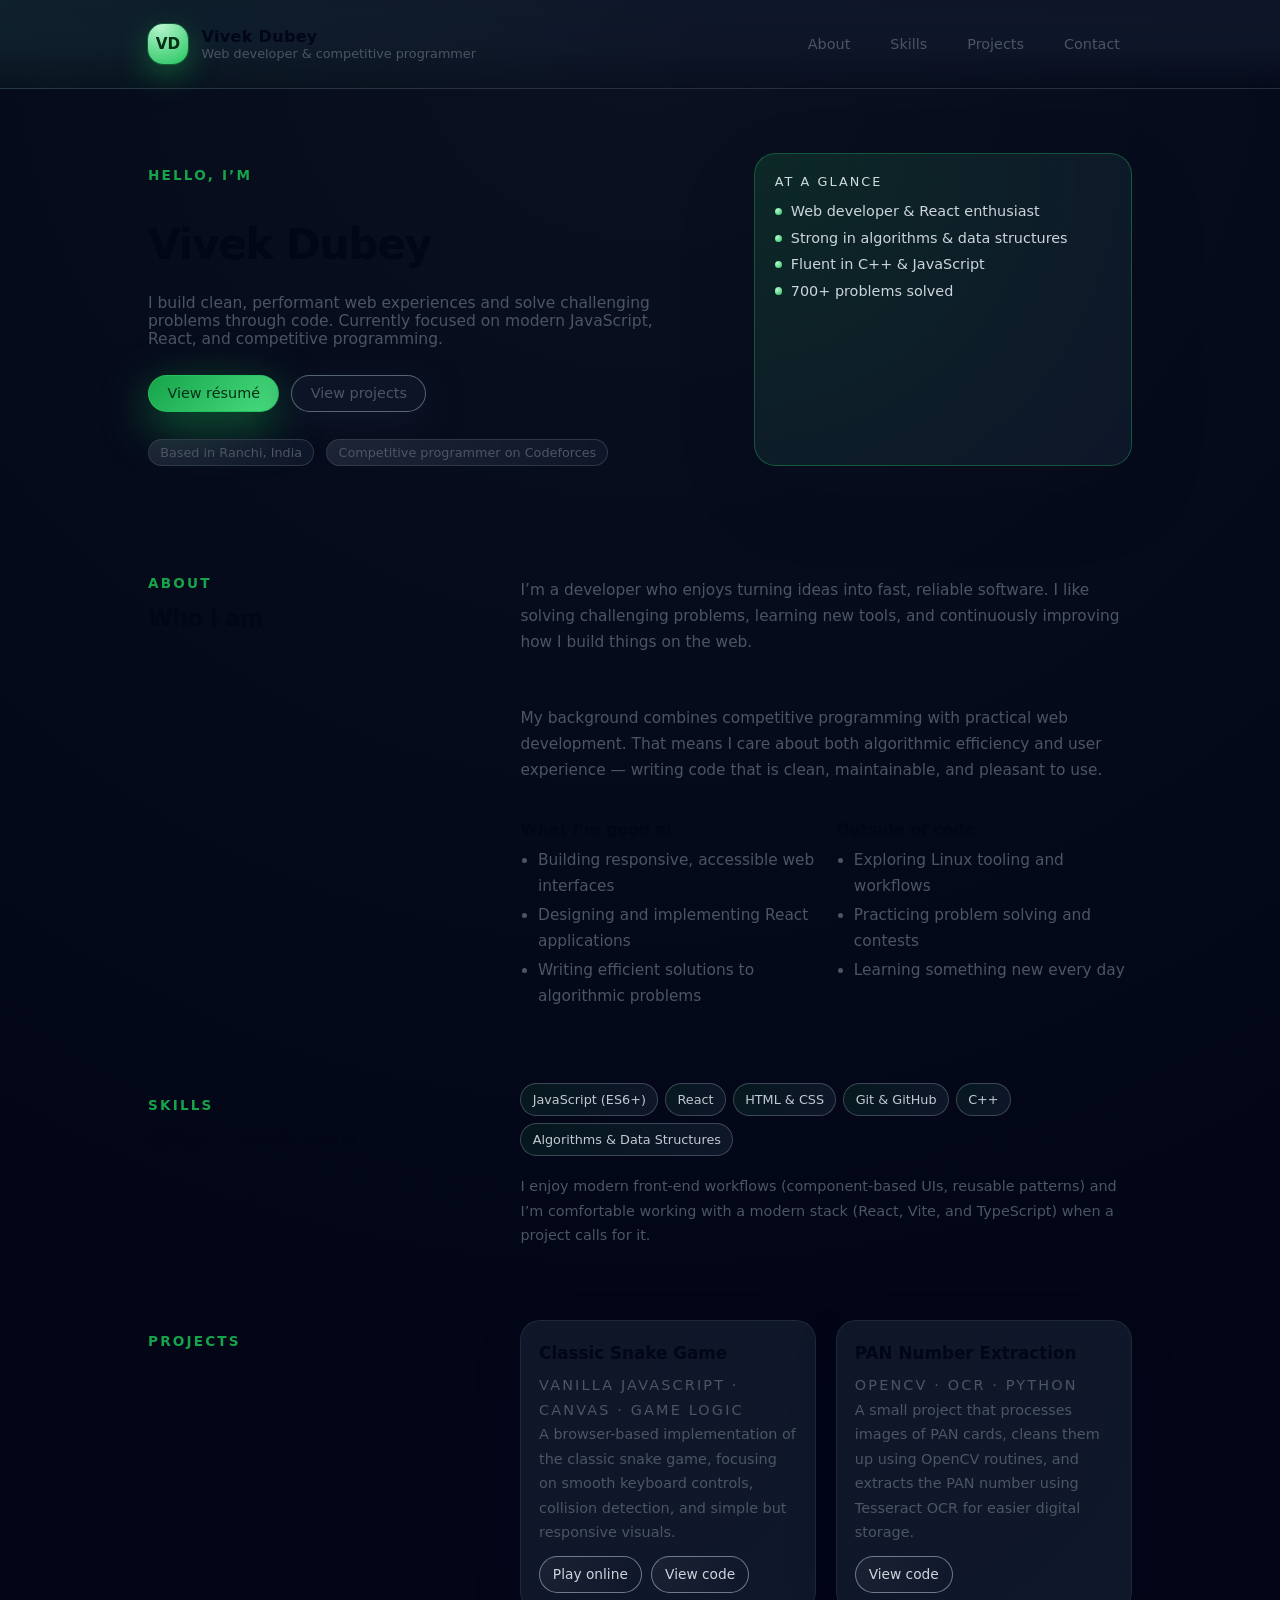
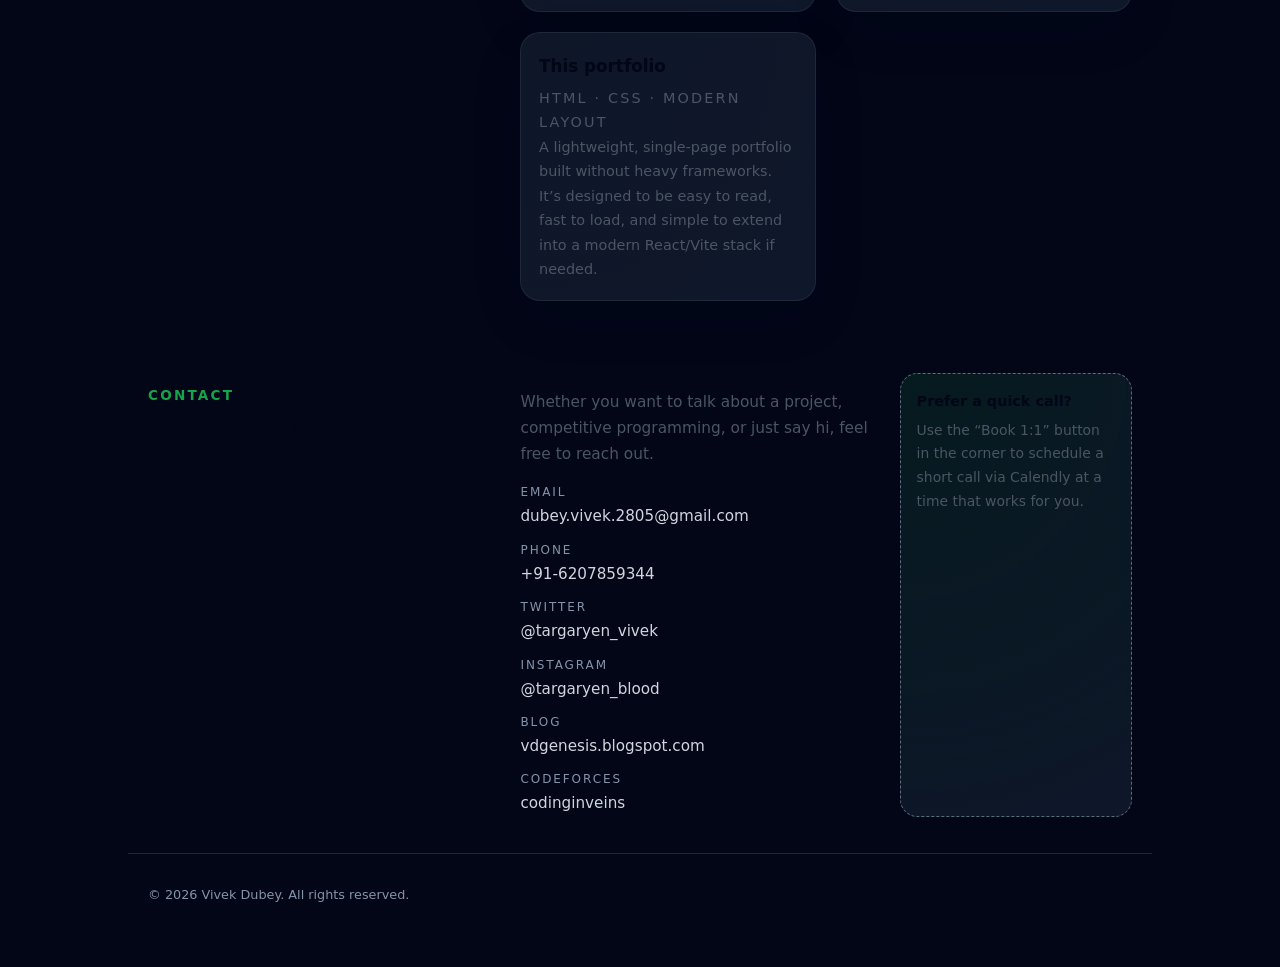
<file: index.html>
<!DOCTYPE html>
<html lang="en">
  <head>
    <meta charset="utf-8" />
    <meta name="viewport" content="width=device-width, initial-scale=1" />
    <title>Vivek Dubey — Portfolio</title>
    <link rel="preconnect" href="https://fonts.googleapis.com" />
    <link rel="preconnect" href="https://fonts.gstatic.com" crossorigin />
    <link href="https://fonts.googleapis.com/css2?family=Inter:wght@300;400;500;600;700&display=swap" rel="stylesheet" />
    <link rel="stylesheet" href="css/style.css" />
  </head>
  <body>
    <!-- Calendly badge widget begin -->
    <link href="https://assets.calendly.com/assets/external/widget.css" rel="stylesheet" />
    <script src="https://assets.calendly.com/assets/external/widget.js" type="text/javascript" async></script>
    <script type="text/javascript">
      window.onload = function () {
        Calendly.initBadgeWidget({
          url: 'https://calendly.com/vd28/1-1-with-vivek?background_color=0b1120&text_color=f9fafb',
          text: 'Book 1:1',
          color: '#22c55e',
          textColor: '#f9fafb',
          branding: undefined,
        });
      };
    </script>
    <!-- Calendly badge widget end -->

    <div class="page-root">
      <header class="site-header">
        <div class="shell">
          <div class="site-header-inner">
            <a href="#top" class="brand">
              <div class="brand-avatar" aria-hidden="true">VD</div>
              <span class="brand-text">
                <span class="brand-name">Vivek Dubey</span>
                <span class="brand-tagline">Web developer & competitive programmer</span>
              </span>
            </a>
            <nav class="site-nav" aria-label="Main">
              <a href="#about">About</a>
              <a href="#skills">Skills</a>
              <a href="#projects">Projects</a>
              <a href="#contact">Contact</a>
            </nav>
          </div>
        </div>
      </header>

      <main id="top">
        <section class="hero">
          <div class="shell hero-grid">
            <div class="hero-main">
              <p class="eyebrow">Hello, I’m</p>
              <h1 class="hero-title">Vivek Dubey</h1>
              <p class="hero-subtitle">
                I build clean, performant web experiences and solve challenging problems through code. Currently focused on
                modern JavaScript, React, and competitive programming.
              </p>
              <div class="hero-actions">
                <a
                  class="btn primary"
                  href="https://drive.google.com/open?id=10QFFX3gL7yBlkDbKaCJt-0dmGSz02rTR"
                  target="_blank"
                  rel="noreferrer"
                  >View résumé</a
                >
                <a class="btn ghost" href="#projects">View projects</a>
              </div>
              <div class="hero-meta">
                <span>Based in Ranchi, India</span>
                <span>Competitive programmer on <a href="https://codeforces.com/profile/codinginveins">Codeforces</a></span>
              </div>
            </div>
            <aside class="hero-card" aria-label="Quick profile">
              <div class="hero-card-inner">
                <p class="hero-card-title">At a glance</p>
                <ul class="hero-list">
                  <li><span class="dot"></span>Web developer & React enthusiast</li>
                  <li><span class="dot"></span>Strong in algorithms & data structures</li>
                  <li><span class="dot"></span>Fluent in C++ & JavaScript</li>
                  <li><span class="dot"></span>700+ problems solved</li>
                </ul>
              </div>
            </aside>
          </div>
        </section>

        <section id="about" class="section">
          <div class="shell section-grid">
            <div class="section-heading">
              <p class="eyebrow">About</p>
              <h2>Who I am</h2>
            </div>
            <div class="section-body">
              <p>
                I’m a developer who enjoys turning ideas into fast, reliable software. I like solving challenging problems,
                learning new tools, and continuously improving how I build things on the web.
              </p>
              <p>
                My background combines competitive programming with practical web development. That means I care about both
                algorithmic efficiency and user experience — writing code that is clean, maintainable, and pleasant to use.
              </p>
              <div class="info-grid">
                <div>
                  <h3>What I’m good at</h3>
                  <ul>
                    <li>Building responsive, accessible web interfaces</li>
                    <li>Designing and implementing React applications</li>
                    <li>Writing efficient solutions to algorithmic problems</li>
                  </ul>
                </div>
                <div>
                  <h3>Outside of code</h3>
                  <ul>
                    <li>Exploring Linux tooling and workflows</li>
                    <li>Practicing problem solving and contests</li>
                    <li>Learning something new every day</li>
                  </ul>
                </div>
              </div>
            </div>
          </div>
        </section>

        <section id="skills" class="section">
          <div class="shell section-grid">
            <div class="section-heading">
              <p class="eyebrow">Skills</p>
              <h2>What I work with</h2>
            </div>
            <div class="section-body">
              <div class="pill-group">
                <span class="pill">JavaScript (ES6+)</span>
                <span class="pill">React</span>
                <span class="pill">HTML & CSS</span>
                <span class="pill">Git & GitHub</span>
                <span class="pill">C++</span>
                <span class="pill">Algorithms & Data Structures</span>
              </div>
              <p class="section-note">
                I enjoy modern front-end workflows (component-based UIs, reusable patterns) and I’m comfortable working with a
                modern stack (React, Vite, and TypeScript) when a project calls for it.
              </p>
            </div>
          </div>
        </section>

        <section id="projects" class="section">
          <div class="shell section-grid">
            <div class="section-heading">
              <p class="eyebrow">Projects</p>
              <h2>Selected work</h2>
            </div>
            <div class="section-body projects-grid">
              <article class="card">
                <h3 class="card-title">Classic Snake Game</h3>
                <p class="card-meta">Vanilla JavaScript · Canvas · Game logic</p>
                <p>
                  A browser-based implementation of the classic snake game, focusing on smooth keyboard controls, collision
                  detection, and simple but responsive visuals.
                </p>
                <div class="card-actions">
                  <a href="https://vd-07.github.io/snake-game/" target="_blank" rel="noreferrer">Play online</a>
                  <a href="https://github.com/vd-07/snake-game" target="_blank" rel="noreferrer">View code</a>
                </div>
              </article>

              <article class="card">
                <h3 class="card-title">PAN Number Extraction</h3>
                <p class="card-meta">OpenCV · OCR · Python</p>
                <p>
                  A small project that processes images of PAN cards, cleans them up using OpenCV routines, and extracts the
                  PAN number using Tesseract OCR for easier digital storage.
                </p>
                <div class="card-actions">
                  <a href="https://github.com/vd-07/Pan-Number-Extraction" target="_blank" rel="noreferrer">View code</a>
                </div>
              </article>

              <article class="card">
                <h3 class="card-title">This portfolio</h3>
                <p class="card-meta">HTML · CSS · Modern layout</p>
                <p>
                  A lightweight, single-page portfolio built without heavy frameworks. It’s designed to be easy to read,
                  fast to load, and simple to extend into a modern React/Vite stack if needed.
                </p>
              </article>
            </div>
          </div>
        </section>

        <section id="contact" class="section section-contact">
          <div class="shell section-grid">
            <div class="section-heading">
              <p class="eyebrow">Contact</p>
              <h2>Let’s get in touch</h2>
            </div>
            <div class="section-body contact-grid">
              <div class="contact-main">
                <p>
                  Whether you want to talk about a project, competitive programming, or just say hi, feel free to reach out.
                </p>
                <ul class="contact-list">
                  <li>
                    <span class="label">Email</span>
                    <a href="mailto:dubey.vivek.2805@gmail.com">dubey.vivek.2805@gmail.com</a>
                  </li>
                  <li>
                    <span class="label">Phone</span>
                    <a href="tel:+916207859344">+91-6207859344</a>
                  </li>
                  <li>
                    <span class="label">Twitter</span>
                    <a href="https://twitter.com/targaryen_vivek" target="_blank" rel="noreferrer">@targaryen_vivek</a>
                  </li>
                  <li>
                    <span class="label">Instagram</span>
                    <a href="https://www.instagram.com/targaryen_blood/" target="_blank" rel="noreferrer">@targaryen_blood</a>
                  </li>
                  <li>
                    <span class="label">Blog</span>
                    <a href="https://www.vdgenesis.blogspot.com" target="_blank" rel="noreferrer">vdgenesis.blogspot.com</a>
                  </li>
                  <li>
                    <span class="label">Codeforces</span>
                    <a href="https://codeforces.com/profile/codinginveins" target="_blank" rel="noreferrer">codinginveins</a>
                  </li>
                </ul>
              </div>
              <div class="contact-note">
                <p class="contact-note-title">Prefer a quick call?</p>
                <p class="contact-note-body">
                  Use the “Book 1:1” button in the corner to schedule a short call via Calendly at a time that works for you.
                </p>
              </div>
            </div>
          </div>
        </section>
      </main>

      <footer class="site-footer">
        <div class="shell site-footer-inner">
          <p>© <span id="year"></span> Vivek Dubey. All rights reserved.</p>
        </div>
      </footer>
    </div>

    <script>
      // keep the footer year up to date without extra libraries
      document.getElementById('year').textContent = new Date().getFullYear();
    </script>
  </body>
</html>
</file>
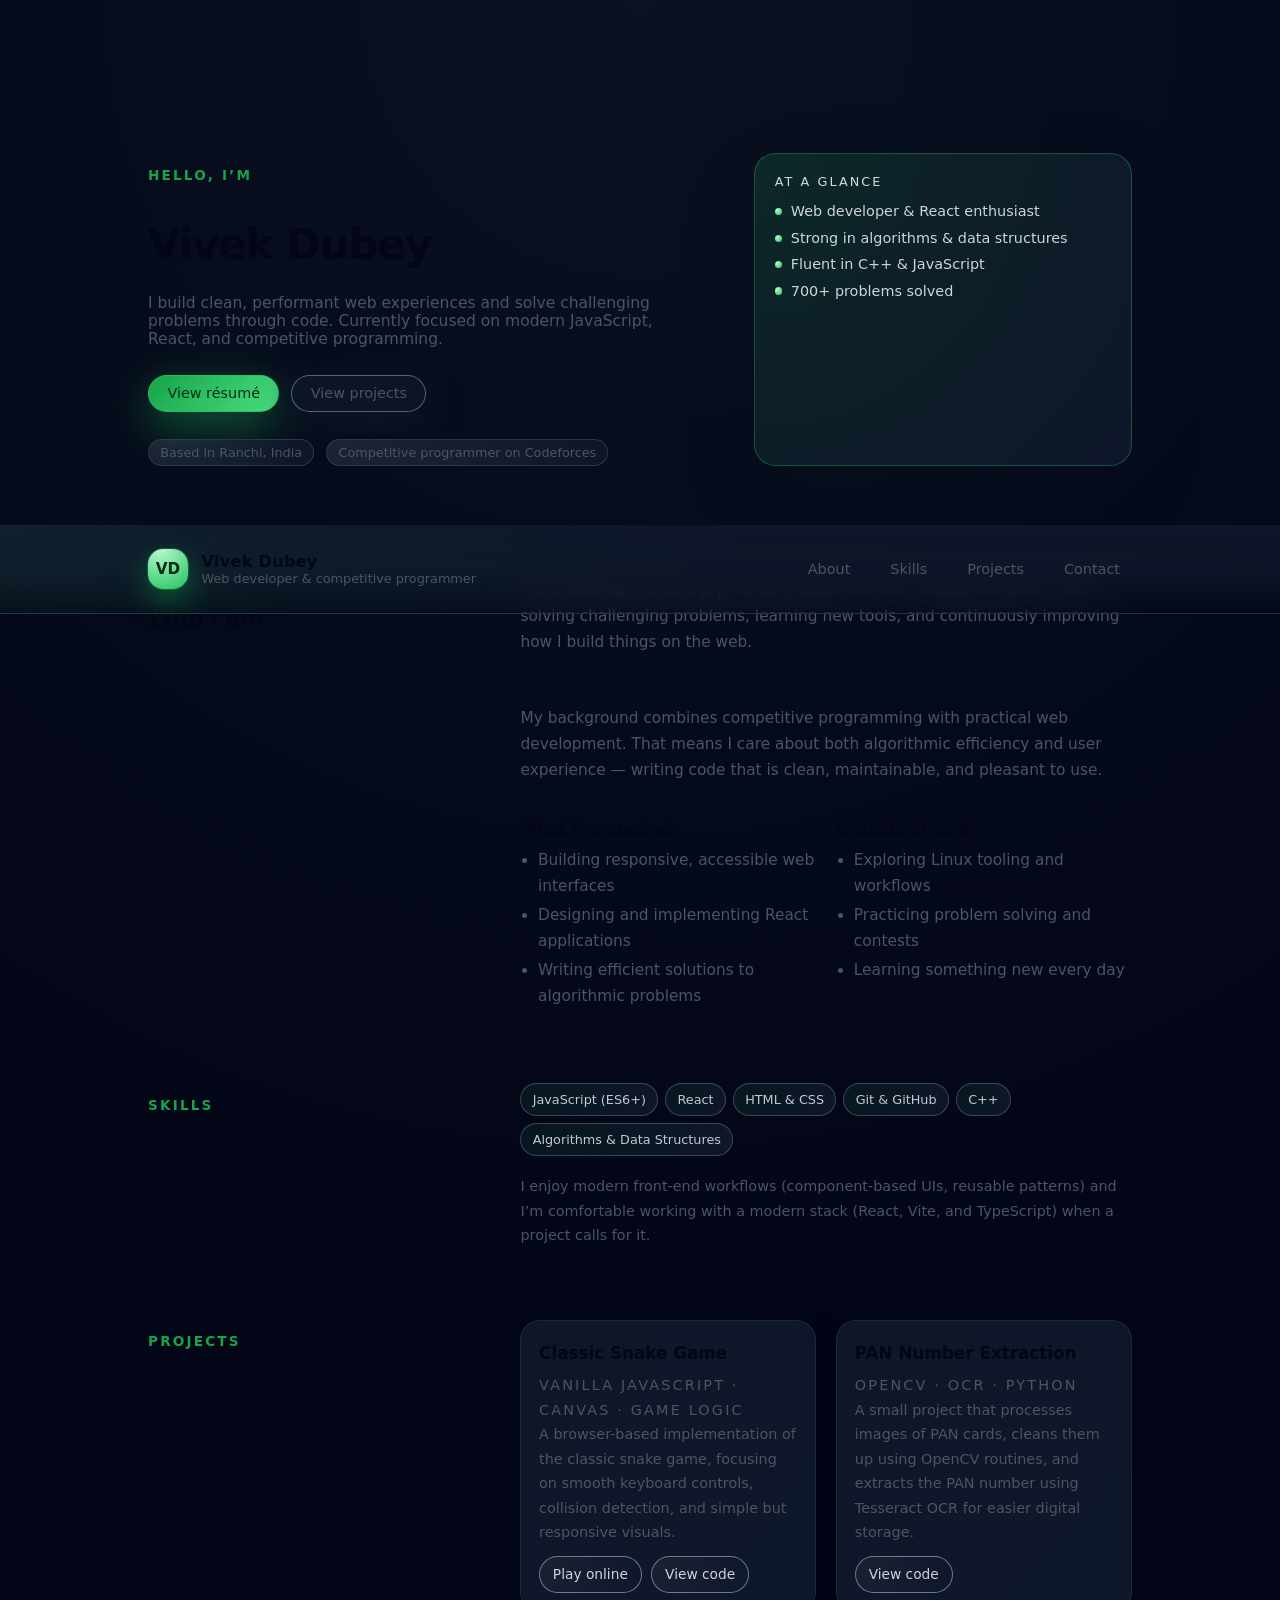
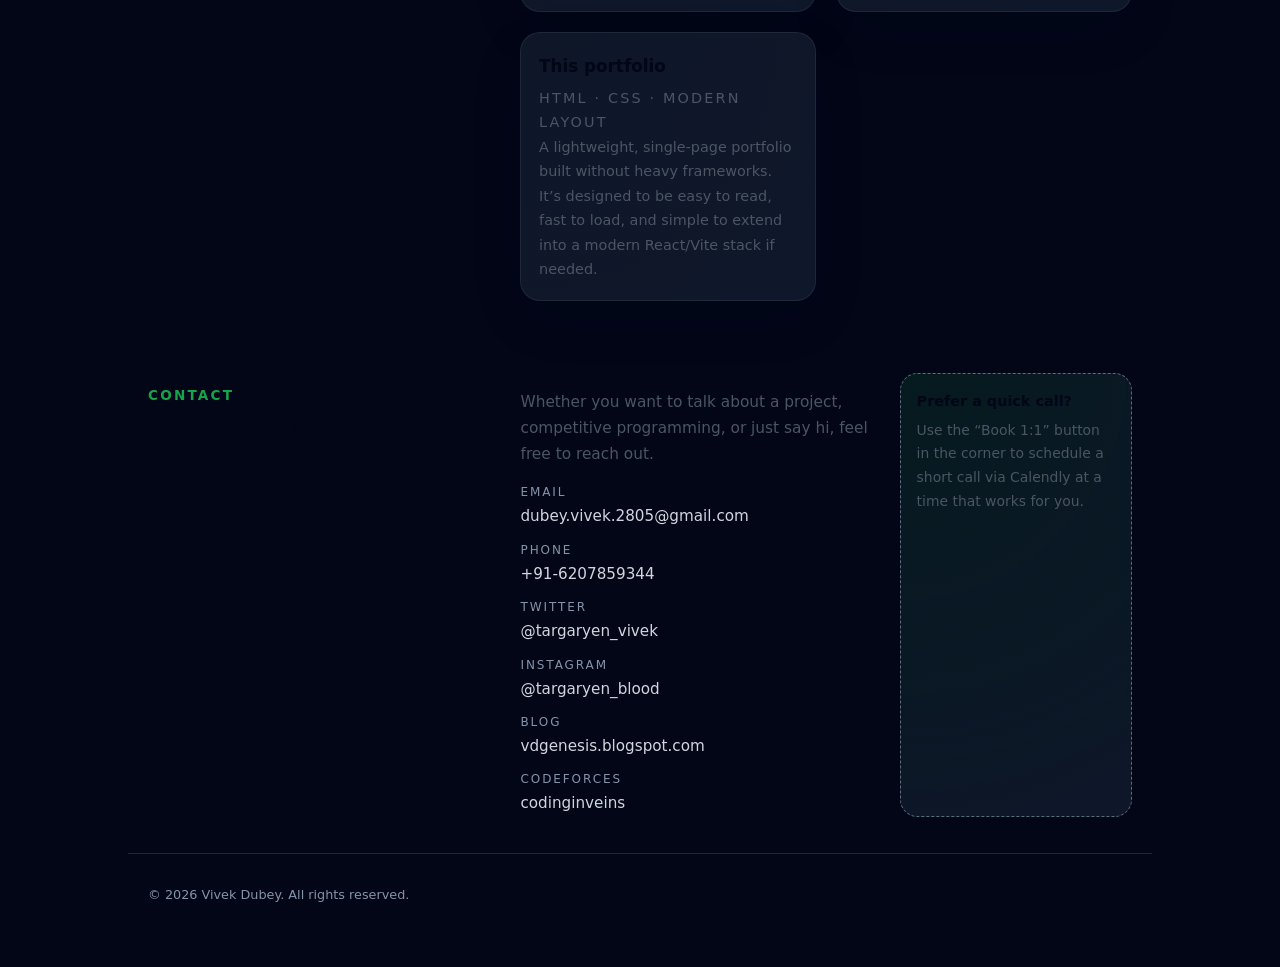
<file: about.html>
<!DOCTYPE html>
<html lang="en">
  <head>
    <meta charset="utf-8" />
    <meta name="viewport" content="width=device-width, initial-scale=1" />
    <title>About — Vivek Dubey</title>
    <meta http-equiv="refresh" content="0; url=index.html#about" />
    <link rel="canonical" href="index.html#about" />
    <style>
      body {
        margin: 0;
        padding: 2.5rem 1.5rem;
        font-family: system-ui, -apple-system, BlinkMacSystemFont, 'Inter', sans-serif;
        background: #020617;
        color: #e5e7eb;
        display: flex;
        align-items: center;
        justify-content: center;
        min-height: 100vh;
      }
      .box {
        max-width: 480px;
        text-align: center;
      }
      a {
        color: #22c55e;
        text-decoration: none;
      }
      a:hover {
        text-decoration: underline;
      }
    </style>
  </head>
  <body>
    <div class="box">
      <h1>About page moved</h1>
      <p>
        This site is now a single-page portfolio. You’ll be redirected to the new <strong>About</strong> section
        automatically.
      </p>
      <p>
        If nothing happens, <a href="index.html#about">click here to go there</a>.
      </p>
    </div>
  </body>
</html>
</file>
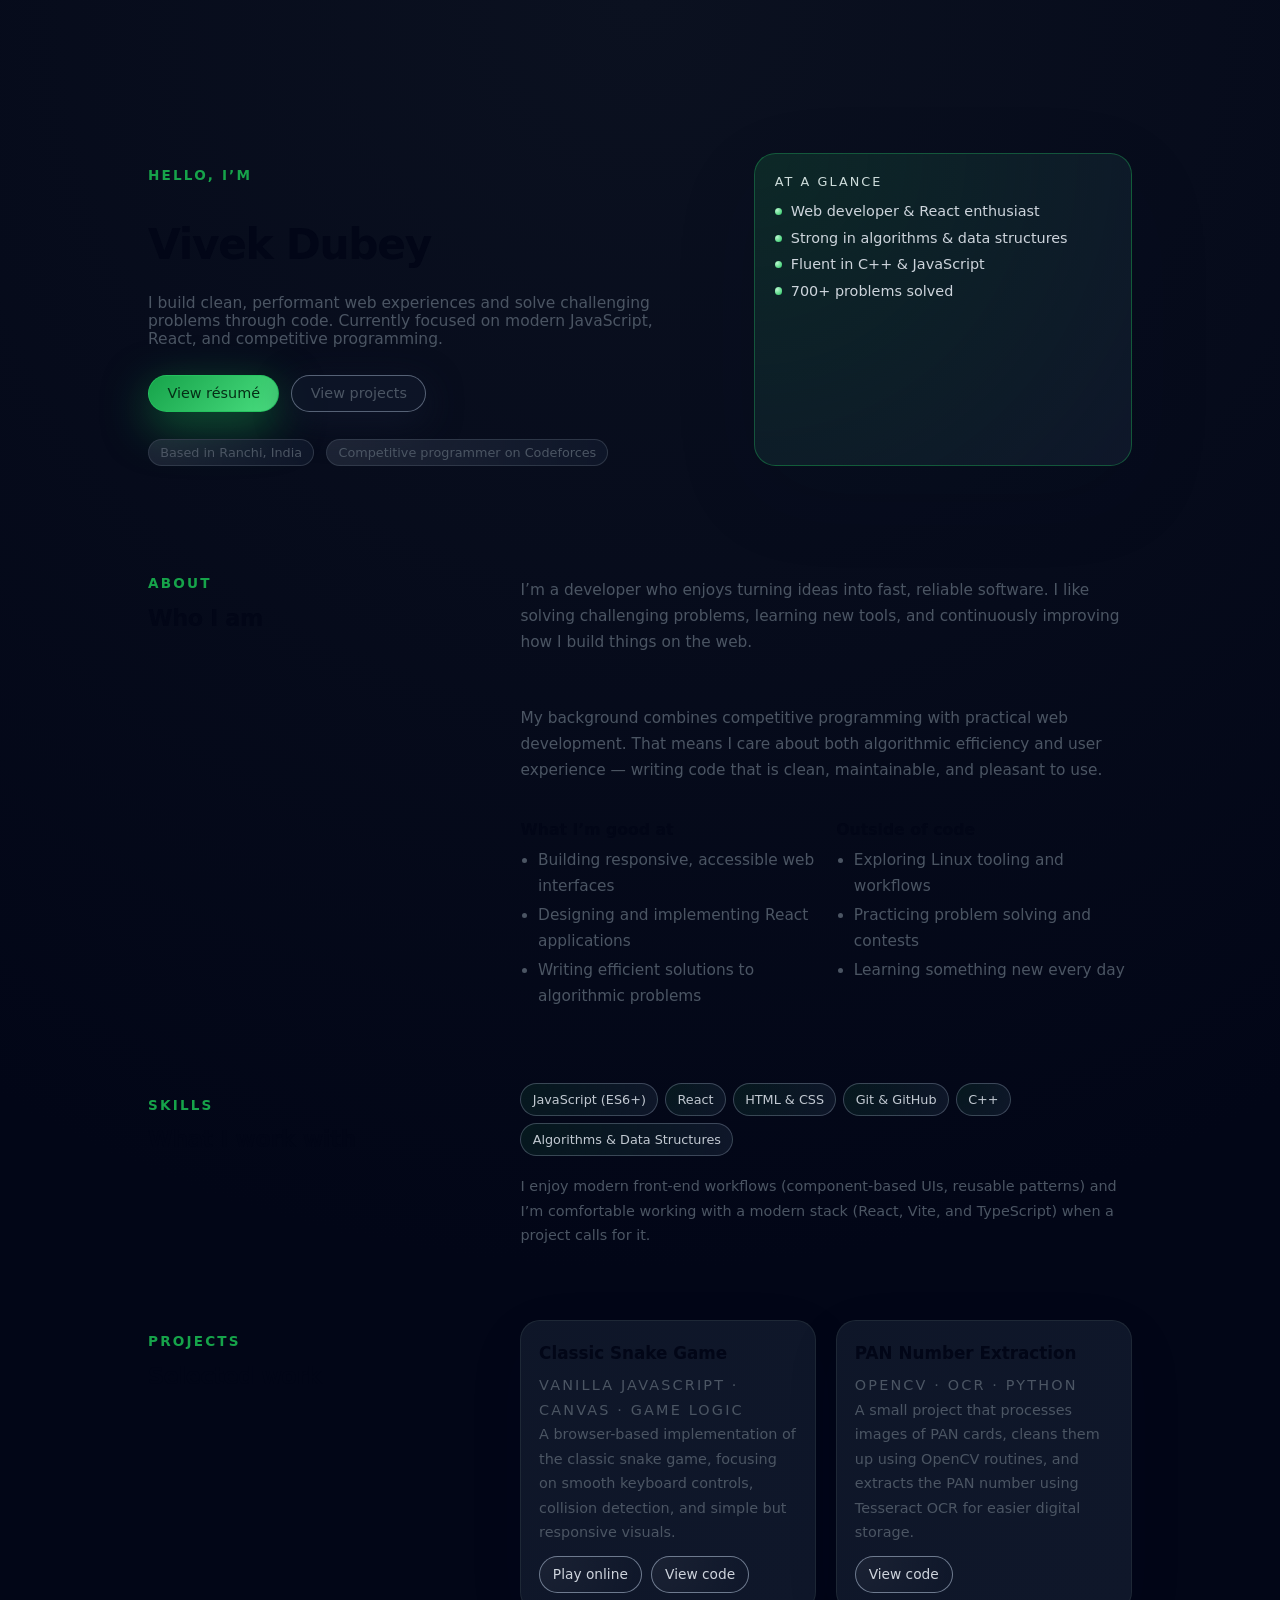
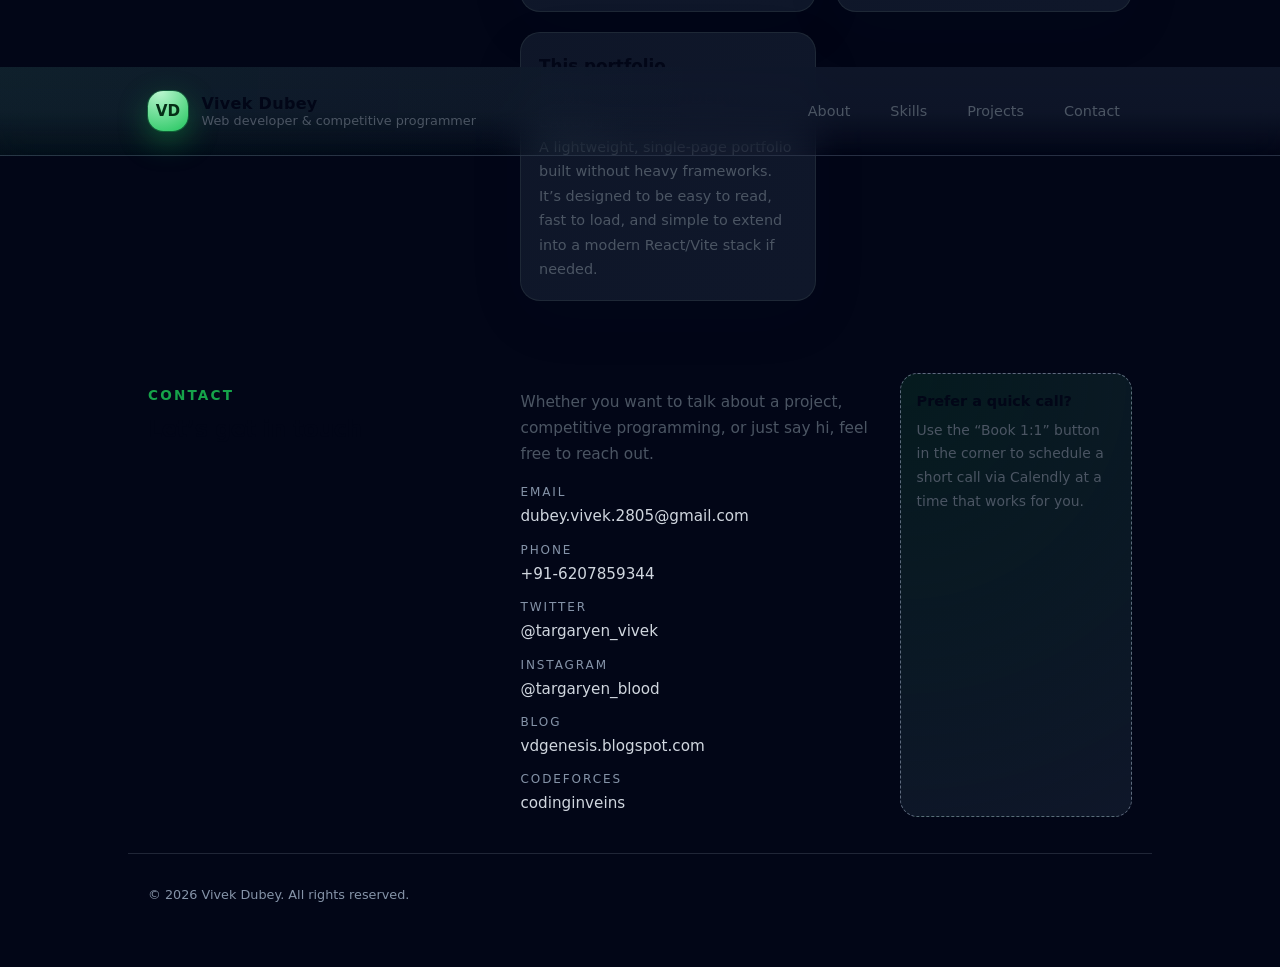
<file: contact.html>
<!DOCTYPE html>
<html lang="en">
  <head>
    <meta charset="utf-8" />
    <meta name="viewport" content="width=device-width, initial-scale=1" />
    <title>Contact — Vivek Dubey</title>
    <meta http-equiv="refresh" content="0; url=index.html#contact" />
    <link rel="canonical" href="index.html#contact" />
    <style>
      body {
        margin: 0;
        padding: 2.5rem 1.5rem;
        font-family: system-ui, -apple-system, BlinkMacSystemFont, 'Inter', sans-serif;
        background: #020617;
        color: #e5e7eb;
        display: flex;
        align-items: center;
        justify-content: center;
        min-height: 100vh;
      }
      .box {
        max-width: 480px;
        text-align: center;
      }
      a {
        color: #22c55e;
        text-decoration: none;
      }
      a:hover {
        text-decoration: underline;
      }
    </style>
  </head>
  <body>
    <div class="box">
      <h1>Contact page moved</h1>
      <p>
        This site is now a single-page portfolio. You’ll be redirected to the new <strong>Contact</strong> section
        automatically.
      </p>
      <p>
        If nothing happens, <a href="index.html#contact">click here to go there</a>.
      </p>
    </div>
  </body>
</html>
</file>
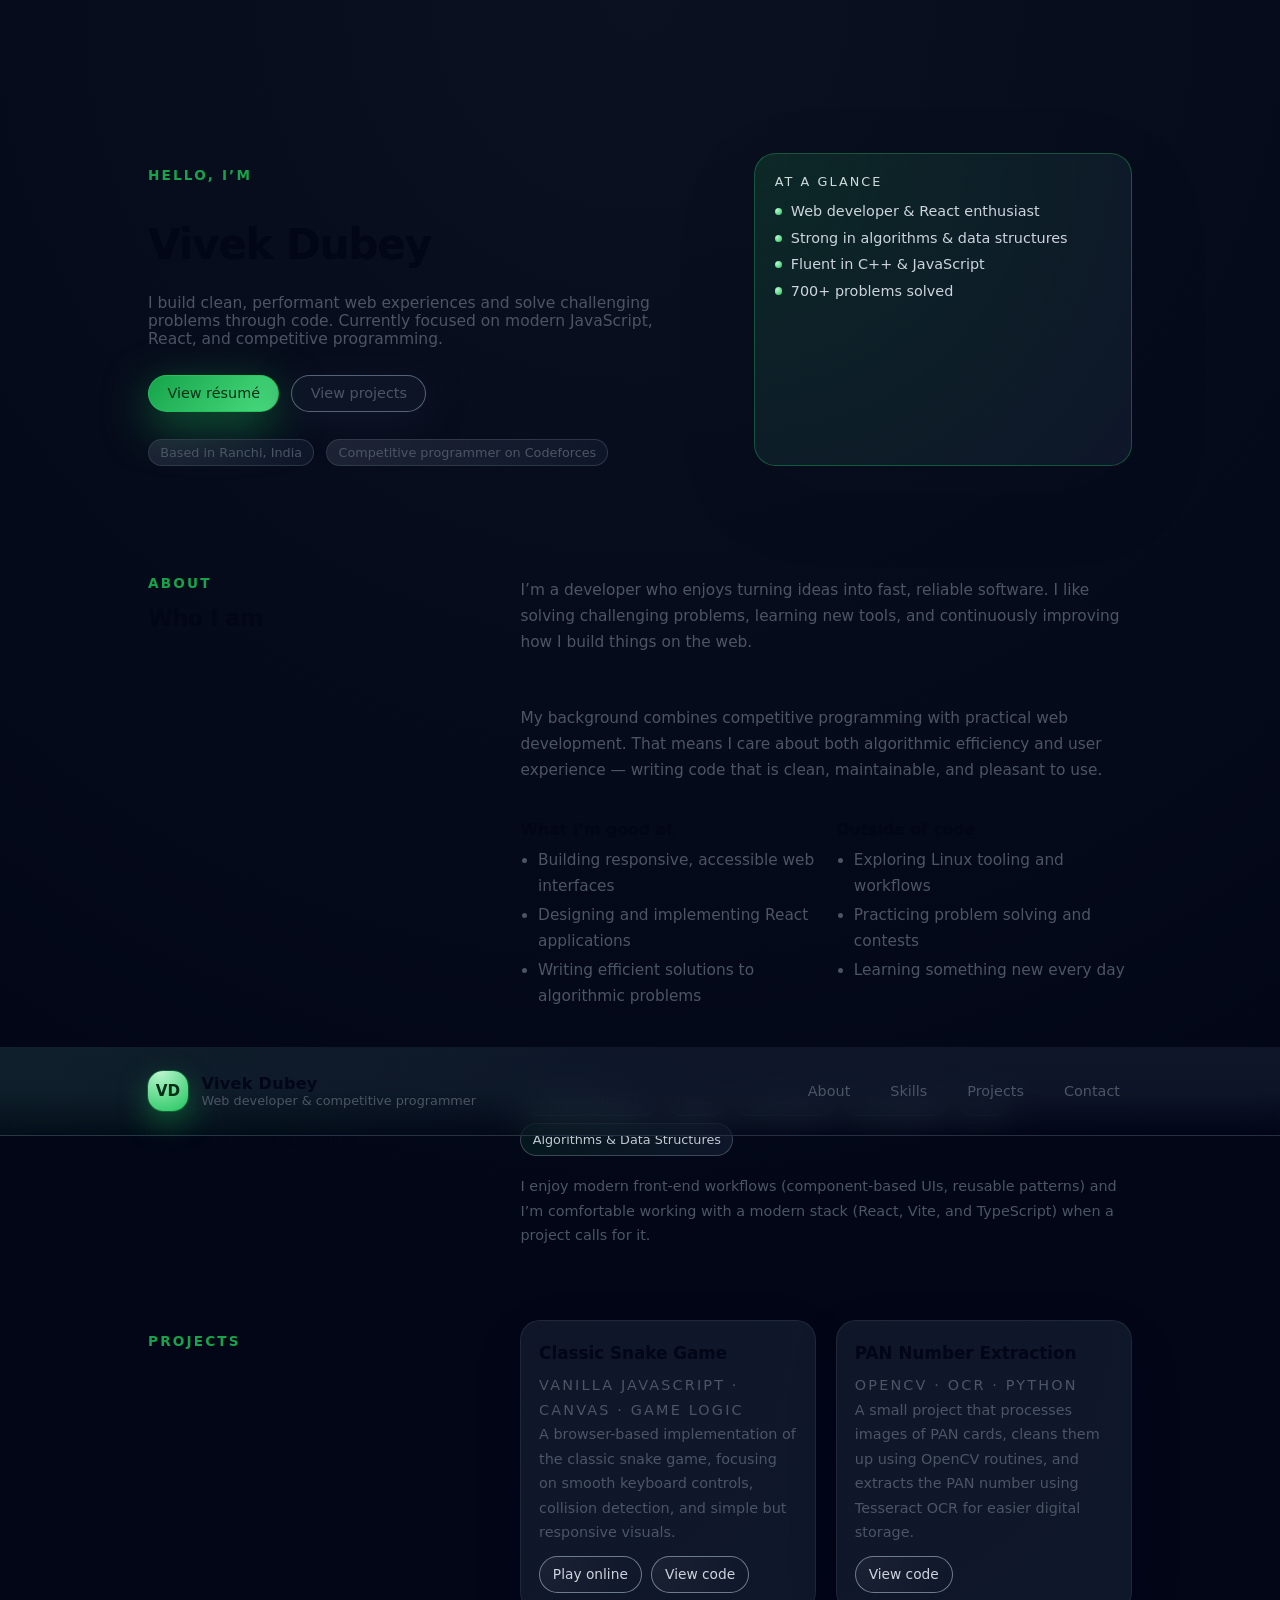
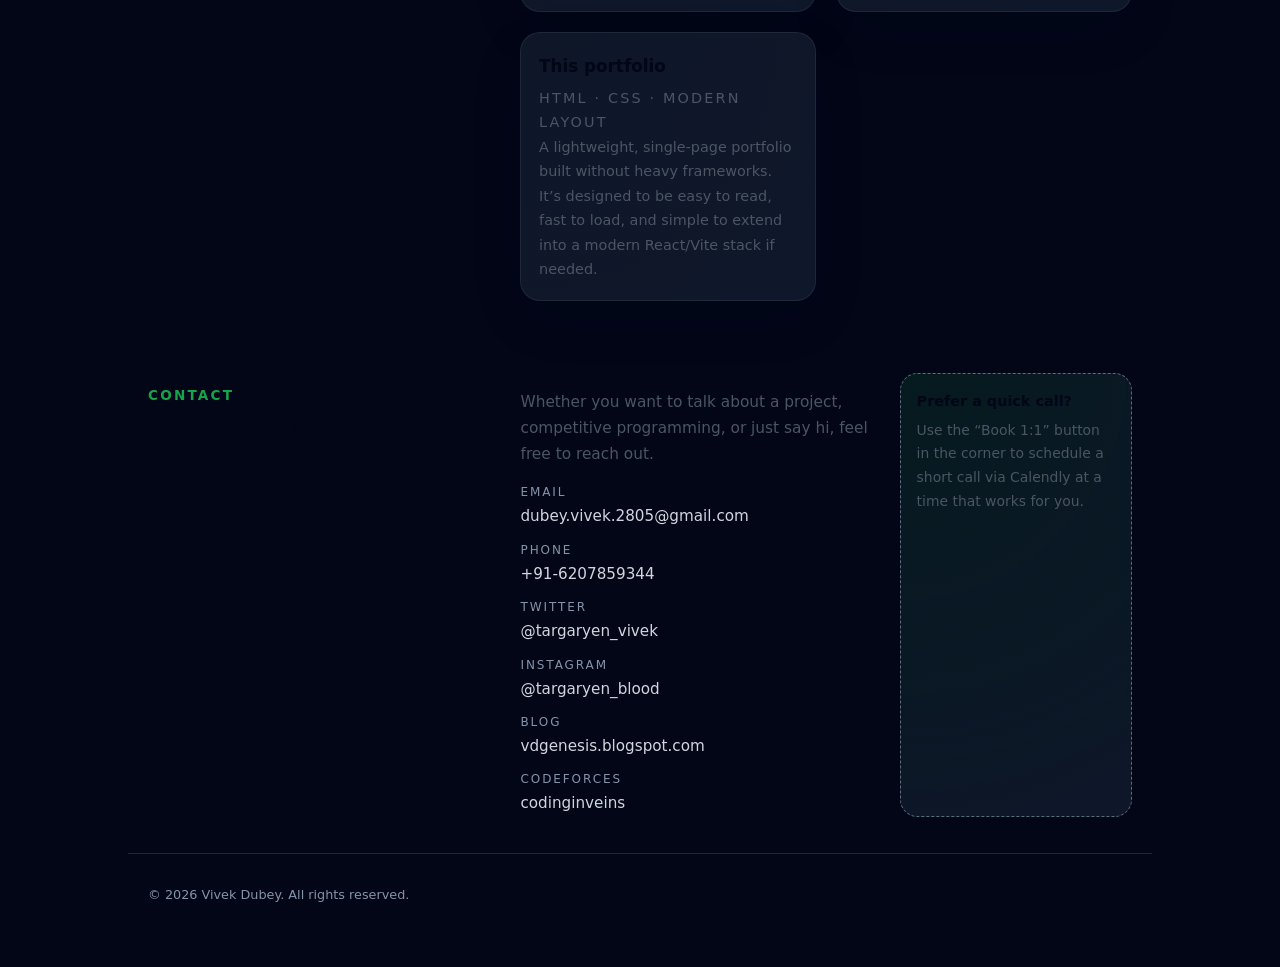
<file: services.html>
<!DOCTYPE html>
<html lang="en">
  <head>
    <meta charset="utf-8" />
    <meta name="viewport" content="width=device-width, initial-scale=1" />
    <title>Skills — Vivek Dubey</title>
    <meta http-equiv="refresh" content="0; url=index.html#skills" />
    <link rel="canonical" href="index.html#skills" />
    <style>
      body {
        margin: 0;
        padding: 2.5rem 1.5rem;
        font-family: system-ui, -apple-system, BlinkMacSystemFont, 'Inter', sans-serif;
        background: #020617;
        color: #e5e7eb;
        display: flex;
        align-items: center;
        justify-content: center;
        min-height: 100vh;
      }
      .box {
        max-width: 480px;
        text-align: center;
      }
      a {
        color: #22c55e;
        text-decoration: none;
      }
      a:hover {
        text-decoration: underline;
      }
    </style>
  </head>
  <body>
    <div class="box">
      <h1>Skills page moved</h1>
      <p>
        This site is now a single-page portfolio. You’ll be redirected to the combined <strong>Skills</strong> section
        automatically.
      </p>
      <p>
        If nothing happens, <a href="index.html#skills">click here to go there</a>.
      </p>
    </div>
  </body>
</html>
</file>
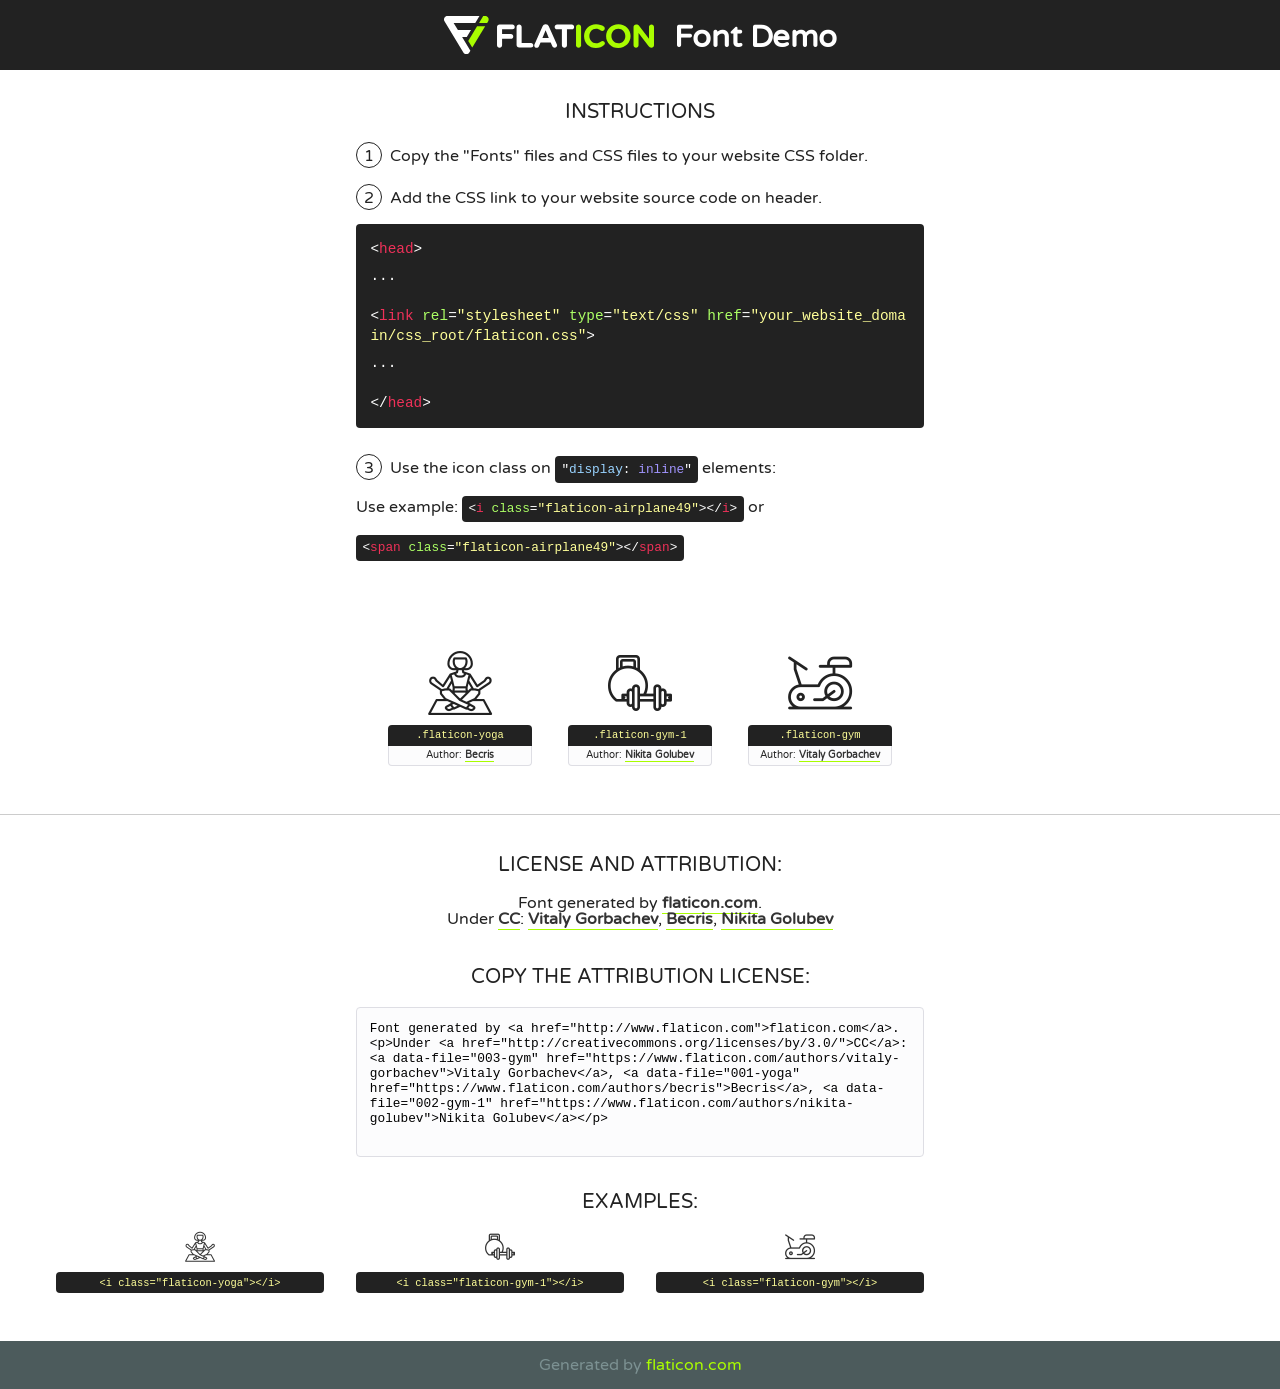
<file: fonts/flaticon/font/flaticon.html>
<!DOCTYPE html>
<!--
  Flaticon icon font: Flaticon
  Creation date: 23/07/2018 14:52
-->
<html>
<!DOCTYPE html>
<html>

<head>
    <title>Flaticon WebFont</title>
    <link href="http://fonts.googleapis.com/css?family=Varela+Round" rel="stylesheet" type="text/css" />
    <link rel="stylesheet" type="text/css" href="flaticon.css">
    <meta charset="UTF-8">
    <style>
    html, body, div, span, applet, object, iframe,
    h1, h2, h3, h4, h5, h6, p, blockquote, pre,
    a, abbr, acronym, address, big, cite, code,
    del, dfn, em, img, ins, kbd, q, s, samp,
    small, strike, strong, sub, sup, tt, var,
    b, u, i, center,
    dl, dt, dd, ol, ul, li,
    fieldset, form, label, legend,
    table, caption, tbody, tfoot, thead, tr, th, td,
    article, aside, canvas, details, embed, 
    figure, figcaption, footer, header, hgroup, 
    menu, nav, output, ruby, section, summary,
    time, mark, audio, video {
        margin: 0;
        padding: 0;
        border: 0;
        font-size: 100%;
        font: inherit;
        vertical-align: baseline;
    }
    /* HTML5 display-role reset for older browsers */
    article, aside, details, figcaption, figure, 
    footer, header, hgroup, menu, nav, section {
        display: block;
    }
    body {
        line-height: 1;
    }
    ol, ul {
        list-style: none;
    }
    blockquote, q {
        quotes: none;
    }
    blockquote:before, blockquote:after,
    q:before, q:after {
        content: '';
        content: none;
    }
    table {
        border-collapse: collapse;
        border-spacing: 0;
    }
    body {
        font-family: 'Varela Round', Helvetica, Arial, sans-serif;
        font-size: 16px;
        color: #222;
    }
    a {
        color: #333;
        border-bottom: 1px solid #a9fd00;
        font-weight: bold;
        text-decoration: none;
    }
    * {
        -moz-box-sizing: border-box;
        -webkit-box-sizing: border-box;
        box-sizing: border-box;
        margin: 0;
        padding: 0;
    }
    [class^="flaticon-"]:before, [class*=" flaticon-"]:before, [class^="flaticon-"]:after, [class*=" flaticon-"]:after {
        font-family: Flaticon;
        font-size: 30px;
        font-style: normal;
        margin-left: 20px;
        color: #333;
    }
    .wrapper {
        max-width: 600px;
        margin: auto;
        padding: 0 1em;
    }
    .title {
        font-size: 1.25em;
        text-align: center;
        margin-bottom: 1em;
        text-transform: uppercase;
    }
    header {
        text-align: center;
        background-color: #222;
        color: #fff;
        padding: 1em;
    }
    header .logo {
        width: 210px;
        height: 38px;
        display: inline-block;
        vertical-align: middle;
        margin-right: 1em;
        border: none;
    }
    header strong {
        font-size: 1.95em;
        font-weight: bold;
        vertical-align: middle;
        margin-top: 5px;
        display: inline-block;
    }
    .demo {
        margin: 2em auto;
        line-height: 1.25em;
    }
    .demo ul li {
        margin-bottom: 1em;
    }
    .demo ul li .num {
        color: #222;
        border-radius: 20px;
        display: inline-block;
        width: 26px;
        padding: 3px;
        height: 26px;
        text-align: center;
        margin-right: 0.5em;
        border: 1px solid #222;
    }
    .demo ul li code {
        background-color: #222;
        border-radius: 4px;
        padding: 0.25em 0.5em;
        display: inline-block;
        color: #fff;
        font-family: Consolas,Monaco,Lucida Console,Liberation Mono,DejaVu Sans Mono,Bitstream Vera Sans Mono,Courier New, monospace;
        font-weight: lighter;
        margin-top: 1em;
        font-size: 0.8em;
        word-break: break-all;
    }
    .demo ul li code.big {
        padding: 1em;
        font-size: 0.9em;
    }
    .demo ul li code .red {
        color: #EF3159;
    }
    .demo ul li code .green {
        color: #ACFF65;
    }
    .demo ul li code .yellow {
        color: #FFFF99;
    }
    .demo ul li code .blue {
        color: #99D3FF;
    }
    .demo ul li code .purple {
        color: #A295FF;
    }
    .demo ul li code .dots {
        margin-top: 0.5em;
        display: block;
    }
    #glyphs {
        border-bottom: 1px solid #ccc;
        padding: 2em 0;
        text-align: center;
    }
    .glyph {
        display: inline-block;
        width: 9em;
        margin: 1em;
        text-align: center;
        vertical-align: top;
        background: #FFF;
    }
    .glyph .glyph-icon {
        padding: 10px;
        display: block;
        font-family:"Flaticon";
        font-size: 64px;
        line-height: 1;
    }
    .glyph .glyph-icon:before {
        font-size: 64px;
        color: #222;
        margin-left: 0;
    }
    .class-name {
        font-size: 0.65em;
        background-color: #222;
        color: #fff;
        border-radius: 4px 4px 0 0;
        padding: 0.5em;
        color: #FFFF99;
        font-family: Consolas,Monaco,Lucida Console,Liberation Mono,DejaVu Sans Mono,Bitstream Vera Sans Mono,Courier New, monospace;
    }
    .author-name {
        font-size: 0.6em;
        background-color: #fcfcfd;
        border: 1px solid #DEDEE4;
        border-top: 0;
        border-radius: 0 0 4px 4px;
        padding: 0.5em;
    }
    .class-name:last-child {
        font-size: 10px;
        color:#888;
    }
    .class-name:last-child a {
        font-size: 10px;
        color:#555;
    }
    .class-name:last-child a:hover {
        color:#a9fd00;
    }
    .glyph > input {
        display: block;
        width: 100px;
        margin: 5px auto;
        text-align: center;
        font-size: 12px;
        cursor: text;
    }
    .glyph > input.icon-input {
        font-family:"Flaticon";
        font-size: 16px;
        margin-bottom: 10px;
    }
    .attribution .title {
        margin-top: 2em;
    }
    .attribution textarea {
        background-color: #fcfcfd;
        padding: 1em;
        border: none;
        box-shadow: none;
        border: 1px solid #DEDEE4;
        border-radius: 4px;
        resize: none;
        width: 100%;
        height: 150px;
        font-size: 0.8em;
        font-family: Consolas,Monaco,Lucida Console,Liberation Mono,DejaVu Sans Mono,Bitstream Vera Sans Mono,Courier New, monospace;
        -webkit-appearance: none;
    }
    .iconsuse {
        margin: 2em auto;
        text-align: center;
        max-width: 1200px;
    }
    .iconsuse:after {
        content: '';
        display: table;
        clear: both;
    }
    .iconsuse .image {
        float: left;
        width: 25%;
        padding: 0 1em;
    }
    .iconsuse .image p {
        margin-bottom: 1em;
    }
    .iconsuse .image span {
        display: block;
        font-size: 0.65em;
        background-color: #222;
        color: #fff;
        border-radius: 4px;
        padding: 0.5em;
        color: #FFFF99;
        margin-top: 1em;
        font-family: Consolas,Monaco,Lucida Console,Liberation Mono,DejaVu Sans Mono,Bitstream Vera Sans Mono,Courier New, monospace;
    }
    #footer {
        text-align: center;
        background-color: #4C5B5C;
        color: #7c9192;
        padding: 1em;
    }
    #footer a {
        border: none;
        color: #a9fd00;
        font-weight: normal;
    }
    @media (max-width: 960px) {
        .iconsuse .image {
            width: 50%;
        }
    }
    @media (max-width: 560px) {
        .iconsuse .image {
            width: 100%;
        }
    }
    </style>
</head>

<body class="characters-off">

    <header>
        <a href="http://www.flaticon.com" target="_blank" class="logo">
            <svg version="1.1" xmlns="http://www.w3.org/2000/svg" xmlns:xlink="http://www.w3.org/1999/xlink" xmlns:a="http://ns.adobe.com/AdobeSVGViewerExtensions/3.0/" viewBox="0 0 560.875 102.036" enable-background="new 0 0 560.875 102.036" xml:space="preserve">
                <defs>
                </defs>
                <g>
                    <g class="letters">
                        <path fill="#ffffff" d="M141.596,29.675c0-3.777,2.985-6.767,6.764-6.767h34.438c3.426,0,6.15,2.728,6.15,6.15
                        c0,3.43-2.724,6.149-6.15,6.149h-27.674v13.091h23.719c3.429,0,6.151,2.724,6.151,6.15c0,3.43-2.723,6.149-6.151,6.149h-23.719
                        v17.574c0,3.773-2.986,6.761-6.764,6.761c-3.779,0-6.764-2.989-6.764-6.761V29.675z"></path>
                        <path fill="#ffffff" d="M193.844,29.149c0-3.781,2.985-6.767,6.764-6.767c3.776,0,6.763,2.985,6.763,6.767v42.957h25.039
                        c3.426,0,6.149,2.726,6.149,6.153c0,3.425-2.723,6.15-6.149,6.15h-31.802c-3.779,0-6.764-2.986-6.764-6.768V29.149z"></path>
                        <path fill="#ffffff" d="M241.891,75.71l21.438-48.407c1.492-3.341,4.215-5.357,7.906-5.357h0.792
                        c3.686,0,6.323,2.017,7.815,5.357l21.439,48.407c0.436,0.967,0.701,1.845,0.701,2.723c0,3.602-2.809,6.501-6.414,6.501
                        c-3.161,0-5.269-1.845-6.499-4.655l-4.132-9.661h-27.059l-4.301,10.102c-1.144,2.631-3.426,4.214-6.237,4.214
                        c-3.517,0-6.24-2.81-6.24-6.325C241.1,77.64,241.451,76.677,241.891,75.71z M279.932,58.666l-8.521-20.297l-8.526,20.297H279.932
                        z"></path>
                        <path fill="#ffffff" d="M314.864,35.387H301.86c-3.429,0-6.239-2.813-6.239-6.238c0-3.429,2.811-6.24,6.239-6.24h39.533
                        c3.426,0,6.237,2.811,6.237,6.24c0,3.425-2.811,6.238-6.237,6.238h-13.001v42.785c0,3.773-2.99,6.761-6.764,6.761
                        c-3.779,0-6.764-2.989-6.764-6.761V35.387z"></path>
                        <path fill="#A9FD00" d="M352.615,29.149c0-3.781,2.985-6.767,6.767-6.767c3.774,0,6.761,2.985,6.761,6.767v49.024
                        c0,3.773-2.987,6.761-6.761,6.761c-3.781,0-6.767-2.989-6.767-6.761V29.149z"></path>
                        <path fill="#A9FD00" d="M374.132,53.836v-0.179c0-17.481,13.178-31.801,32.065-31.801c9.22,0,15.459,2.458,20.557,6.238
                        c1.402,1.054,2.637,2.985,2.637,5.357c0,3.692-2.985,6.59-6.681,6.59c-1.845,0-3.071-0.702-4.044-1.319
                        c-3.776-2.813-7.729-4.393-12.562-4.393c-10.364,0-17.831,8.611-17.831,19.154v0.173c0,10.542,7.291,19.329,17.831,19.329
                        c5.715,0,9.492-1.756,13.359-4.834c1.049-0.874,2.458-1.491,4.039-1.491c3.429,0,6.325,2.813,6.325,6.236
                        c0,2.106-1.056,3.78-2.282,4.834c-5.539,4.834-12.036,7.733-21.878,7.733C387.572,85.464,374.132,71.493,374.132,53.836z"></path>
                        <path fill="#A9FD00" d="M433.009,53.836v-0.179c0-17.481,13.79-31.801,32.766-31.801c18.981,0,32.592,14.143,32.592,31.628v0.173
                        c0,17.483-13.785,31.807-32.769,31.807C446.625,85.464,433.009,71.32,433.009,53.836z M484.224,53.836v-0.179
                        c0-10.539-7.725-19.326-18.626-19.326c-10.893,0-18.449,8.611-18.449,19.154v0.173c0,10.542,7.73,19.329,18.626,19.329
                        C476.676,72.986,484.224,64.378,484.224,53.836z"></path>
                        <path fill="#A9FD00" d="M506.233,29.321c0-3.774,2.99-6.763,6.767-6.763h1.401c3.252,0,5.183,1.583,7.029,3.953l26.093,34.265
                        V29.059c0-3.692,2.99-6.677,6.681-6.677c3.683,0,6.671,2.985,6.671,6.677v48.934c0,3.78-2.987,6.765-6.764,6.765h-0.436
                        c-3.257,0-5.188-1.581-7.034-3.953l-27.056-35.492v32.944c0,3.687-2.985,6.676-6.678,6.676c-3.683,0-6.673-2.989-6.673-6.676
                        V29.321z"></path>
                    </g>
                    <g class="insignia">
                        <path fill="#ffffff" d="M48.372,56.137h12.517l11.156-18.537H37.186L25.688,18.539h57.825L94.668,0H9.271
                        C5.925,0,2.842,1.801,1.198,4.716c-1.644,2.907-1.593,6.482,0.134,9.343l50.38,83.501c1.678,2.781,4.689,4.476,7.938,4.476
                        c3.246,0,6.257-1.695,7.935-4.476l2.898-4.804L48.372,56.137z"></path>
                        <g class="i">
                            <path fill="#A9FD00" d="M93.575,18.539h0.031v0.004l21.652,0.004l2.705-4.488c1.727-2.861,1.778-6.436,0.133-9.343
                            C116.454,1.801,113.371,0,110.026,0h-5.294L93.575,18.539z"></path>
                            <polygon fill="#A9FD00" points="88.291,27.356 64.725,66.486 75.519,84.404 109.942,27.356"></polygon>
                        </g>
                    </g>
                </g>
            </svg>
        </a>
        <strong>Font Demo</strong>
    </header>


    <section class="demo wrapper">

        <p class="title">Instructions</p>

        <ul>
            <li>
                <span class="num">1</span>Copy the "Fonts" files and CSS files to your website CSS folder.
            </li>
            <li>
                <span class="num">2</span>Add the CSS link to your website source code on header.
                <code class="big">
                    &lt;<span class="red">head</span>&gt;
                    <br/><span class="dots">...</span>
                    <br/>&lt;<span class="red">link</span> <span class="green">rel</span>=<span class="yellow">"stylesheet"</span> <span class="green">type</span>=<span class="yellow">"text/css"</span> <span class="green">href</span>=<span class="yellow">"your_website_domain/css_root/flaticon.css"</span>&gt;
                    <br/><span class="dots">...</span>
                    <br/>&lt;/<span class="red">head</span>&gt;
                </code>
            </li>

            <li>
                <p>
                    <span class="num">3</span>Use the icon class on <code>"<span class="blue">display</span>:<span class="purple"> inline</span>"</code> elements:
                    <br />
                    Use example: <code>&lt;<span class="red">i</span> <span class="green">class</span>=<span class="yellow">&quot;flaticon-airplane49&quot;</span>&gt;&lt;/<span class="red">i</span>&gt;</code> or <code>&lt;<span class="red">span</span> <span class="green">class</span>=<span class="yellow">&quot;flaticon-airplane49&quot;</span>&gt;&lt;/<span class="red">span</span>&gt;</code>
            </li>
        </ul>

    </section>




   <section id="glyphs">          
    
      
        <div class="glyph"><div class="glyph-icon flaticon-yoga"></div>
            <div class="class-name">.flaticon-yoga</div>
            <div class="author-name">Author: <a data-file="001-yoga" href="https://www.flaticon.com/authors/becris">Becris</a> </div> 
        </div>        
        
        <div class="glyph"><div class="glyph-icon flaticon-gym-1"></div>
            <div class="class-name">.flaticon-gym-1</div>
            <div class="author-name">Author: <a data-file="002-gym-1" href="https://www.flaticon.com/authors/nikita-golubev">Nikita Golubev</a> </div> 
        </div>        
        
        <div class="glyph"><div class="glyph-icon flaticon-gym"></div>
            <div class="class-name">.flaticon-gym</div>
            <div class="author-name">Author: <a data-file="003-gym" href="https://www.flaticon.com/authors/vitaly-gorbachev">Vitaly Gorbachev</a> </div> 
        </div>        
        

    </section>



    <section class="attribution wrapper"   style="text-align:center;">

      <div class="title">License and attribution:</div><div class="attrDiv">Font generated by <a href="http://www.flaticon.com">flaticon.com</a>. <div><p>Under <a href="http://creativecommons.org/licenses/by/3.0/">CC</a>: <a data-file="003-gym" href="https://www.flaticon.com/authors/vitaly-gorbachev">Vitaly Gorbachev</a>, <a data-file="001-yoga" href="https://www.flaticon.com/authors/becris">Becris</a>, <a data-file="002-gym-1" href="https://www.flaticon.com/authors/nikita-golubev">Nikita Golubev</a></p>  </div>
      </div>
      <div class="title">Copy the Attribution License:</div>

    <textarea onclick="this.focus();this.select();">Font generated by &lt;a href=&quot;http://www.flaticon.com&quot;&gt;flaticon.com&lt;/a&gt;. <p>Under <a href="http://creativecommons.org/licenses/by/3.0/">CC</a>: <a data-file="003-gym" href="https://www.flaticon.com/authors/vitaly-gorbachev">Vitaly Gorbachev</a>, <a data-file="001-yoga" href="https://www.flaticon.com/authors/becris">Becris</a>, <a data-file="002-gym-1" href="https://www.flaticon.com/authors/nikita-golubev">Nikita Golubev</a></p>  
     </textarea>

    </section>

    <section class="iconsuse">

          <div class="title">Examples:</div>            
             
            <div class="image">
                <p>
                    <i class="glyph-icon flaticon-yoga"></i> 
                    <span>&lt;i class=&quot;flaticon-yoga&quot;&gt;&lt;/i&gt;</span>
                </p>
            </div>
            
            <div class="image">
                <p>
                    <i class="glyph-icon flaticon-gym-1"></i> 
                    <span>&lt;i class=&quot;flaticon-gym-1&quot;&gt;&lt;/i&gt;</span>
                </p>
            </div>
            
            <div class="image">
                <p>
                    <i class="glyph-icon flaticon-gym"></i> 
                    <span>&lt;i class=&quot;flaticon-gym&quot;&gt;&lt;/i&gt;</span>
                </p>
            </div>
                       
        </div>
                            
    </section>

<div id="footer">
    <div>Generated by <a href="http://www.flaticon.com">flaticon.com</a>
    </div>
</div>



</body>
</html>
</file>
<file: css/style.css>
/* 
  Minimal, modern single-page portfolio styling
  - Dark, neutral background
  - Inter font
  - No external frameworks
*/

:root {
  --bg: #020617;
  --bg-elevated: #020617;
  --bg-soft: #020617;
  --border-subtle: rgba(148, 163, 184, 0.35);
  --accent: #22c55e;
  --accent-soft: rgba(34, 197, 94, 0.12);
  --accent-soft-strong: rgba(34, 197, 94, 0.16);
  --accent-strong: #22c55e;
  --accent-strong-soft: rgba(34, 197, 94, 0.1);
  --text: #e5e7eb;
  --text-soft: #9ca3af;
  --heading: #f9fafb;
  --danger: #f97373;
  --radius-lg: 18px;
  --radius-xl: 22px;
  --radius-pill: 999px;
  --shadow-soft: 0 18px 60px rgba(15, 23, 42, 0.58);
  --shadow-subtle: 0 0 0 1px rgba(148, 163, 184, 0.2);
  --shadow-floating: 0 24px 80px rgba(15, 23, 42, 0.8);
  --shell-max-width: 1024px;
}

@media (prefers-color-scheme: light) {
  :root {
    --bg: #f9fafb;
    --bg-elevated: #ffffff;
    --bg-soft: #f3f4f6;
    --border-subtle: rgba(148, 163, 184, 0.35);
    --accent: #16a34a;
    --accent-soft: rgba(22, 163, 74, 0.08);
    --accent-soft-strong: rgba(22, 163, 74, 0.14);
    --accent-strong: #15803d;
    --accent-strong-soft: rgba(21, 128, 61, 0.08);
    --text: #111827;
    --text-soft: #4b5563;
    --heading: #020617;
    --danger: #dc2626;
    --shadow-soft: 0 18px 60px rgba(15, 23, 42, 0.07);
    --shadow-subtle: 0 0 0 1px rgba(148, 163, 184, 0.18);
    --shadow-floating: 0 28px 90px rgba(15, 23, 42, 0.09);
  }
}

*,
*::before,
*::after {
  box-sizing: border-box;
}

html,
body {
  margin: 0;
  padding: 0;
}

body {
  min-height: 100vh;
  font-family: system-ui, -apple-system, BlinkMacSystemFont, 'Inter', sans-serif;
  background: radial-gradient(circle at top, #0b1120, #020617 48%, #020617 100%);
  color: var(--text);
  -webkit-font-smoothing: antialiased;
  text-rendering: optimizeLegibility;
}

img {
  max-width: 100%;
  display: block;
}

a {
  color: inherit;
  text-decoration: none;
}

a:hover {
  text-decoration: underline;
}

button,
input,
textarea {
  font: inherit;
}

.page-root {
  min-height: 100vh;
  display: flex;
  flex-direction: column;
}

.shell {
  max-width: var(--shell-max-width);
  margin: 0 auto;
  padding: 1.5rem 1.25rem;
}

.site-header {
  position: sticky;
  top: 0;
  z-index: 20;
  backdrop-filter: blur(18px);
  background: radial-gradient(circle at top left, rgba(34, 197, 94, 0.06), transparent 55%),
    linear-gradient(to bottom, rgba(15, 23, 42, 0.94), rgba(15, 23, 42, 0.88), transparent);
  border-bottom: 1px solid rgba(148, 163, 184, 0.18);
}

.site-header-inner {
  display: flex;
  align-items: center;
  justify-content: space-between;
  gap: 1.5rem;
}

.brand {
  display: flex;
  align-items: center;
  gap: 0.85rem;
  text-decoration: none;
}

.brand-avatar {
  width: 2.5rem;
  height: 2.5rem;
  border-radius: 0.95rem;
  background: radial-gradient(circle at 30% 0%, #bbf7d0, #22c55e);
  color: #052e16;
  display: flex;
  align-items: center;
  justify-content: center;
  font-weight: 700;
  font-size: 0.95rem;
  box-shadow: 0 0 0 1px rgba(22, 163, 74, 0.4), 0 10px 30px rgba(22, 163, 74, 0.45);
}

.brand-text {
  display: flex;
  flex-direction: column;
}

.brand-name {
  font-weight: 600;
  letter-spacing: 0.02em;
  color: var(--heading);
}

.brand-tagline {
  font-size: 0.8rem;
  color: var(--text-soft);
}

.site-nav {
  display: flex;
  gap: 1rem;
  align-items: center;
  font-size: 0.9rem;
}

.site-nav a {
  color: var(--text-soft);
  padding: 0.25rem 0.75rem;
  border-radius: 999px;
  text-decoration: none;
  transition: color 0.15s ease, background-color 0.15s ease;
}

.site-nav a:hover {
  color: var(--heading);
  background-color: rgba(148, 163, 184, 0.2);
}

@media (max-width: 720px) {
  .site-header-inner {
    flex-direction: column;
    align-items: flex-start;
  }

  .site-nav {
    width: 100%;
    justify-content: flex-start;
    flex-wrap: wrap;
  }
}

.hero {
  padding-top: 2.5rem;
  padding-bottom: 2.25rem;
}

.hero-grid {
  display: grid;
  grid-template-columns: minmax(0, 2.2fr) minmax(0, 1.45fr);
  gap: 2rem;
  align-items: stretch;
}

.hero-main {
  display: flex;
  flex-direction: column;
  gap: 1.7rem;
}

.eyebrow {
  font-size: 0.85rem;
  text-transform: uppercase;
  letter-spacing: 0.16em;
  color: var(--accent);
  font-weight: 600;
}

.hero-title {
  font-size: clamp(2.4rem, 3.3vw, 3rem);
  line-height: 1.02;
  margin: 0;
  letter-spacing: -0.03em;
  color: var(--heading);
}

.hero-subtitle {
  margin: 0;
  max-width: 34rem;
  color: var(--text-soft);
  font-size: 0.97rem;
}

.hero-actions {
  display: flex;
  flex-wrap: wrap;
  gap: 0.75rem;
}

.btn {
  display: inline-flex;
  align-items: center;
  justify-content: center;
  padding: 0.6rem 1.15rem;
  border-radius: var(--radius-pill);
  border: 1px solid transparent;
  font-size: 0.9rem;
  font-weight: 500;
  cursor: pointer;
  text-decoration: none;
  transition:
    background-color 0.18s ease,
    color 0.18s ease,
    border-color 0.18s ease,
    box-shadow 0.18s ease,
    transform 0.08s ease;
}

.btn.primary {
  background: linear-gradient(135deg, var(--accent), #4ade80);
  color: #052e16;
  border-color: rgba(34, 197, 94, 0.8);
  box-shadow: 0 14px 45px rgba(22, 163, 74, 0.55);
}

.btn.primary:hover {
  background: linear-gradient(135deg, #16a34a, #22c55e);
  box-shadow: 0 18px 60px rgba(22, 163, 74, 0.7);
  transform: translateY(-1px);
  text-decoration: none;
}

.btn.ghost {
  background-color: rgba(15, 23, 42, 0.75);
  border-color: rgba(148, 163, 184, 0.55);
  color: var(--text-soft);
  box-shadow: 0 10px 35px rgba(15, 23, 42, 0.9);
}

.btn.ghost:hover {
  border-color: rgba(148, 163, 184, 0.9);
  color: var(--heading);
  background-color: rgba(15, 23, 42, 0.95);
  transform: translateY(-1px);
  text-decoration: none;
}

.hero-meta {
  display: flex;
  flex-wrap: wrap;
  gap: 0.75rem;
  font-size: 0.8rem;
  color: var(--text-soft);
}

.hero-meta span {
  padding: 0.3rem 0.7rem;
  border-radius: 999px;
  border: 1px solid rgba(55, 65, 81, 0.75);
  background: radial-gradient(circle at 0 0, rgba(148, 163, 184, 0.16), rgba(15, 23, 42, 0.9));
}

.hero-meta a {
  color: inherit;
  font-weight: 500;
}

.hero-card {
  align-self: stretch;
}

.hero-card-inner {
  position: relative;
  height: 100%;
  padding: 1.25rem 1.25rem 1.3rem;
  border-radius: 1.35rem;
  background: radial-gradient(circle at 0 0, rgba(34, 197, 94, 0.14), rgba(15, 23, 42, 0.98));
  box-shadow: var(--shadow-floating);
  border: 1px solid rgba(34, 197, 94, 0.35);
  display: flex;
  flex-direction: column;
  gap: 0.9rem;
}

.hero-card-title {
  font-size: 0.8rem;
  text-transform: uppercase;
  letter-spacing: 0.16em;
  color: rgba(240, 253, 250, 0.85);
  margin: 0;
}

.hero-list {
  list-style: none;
  margin: 0;
  padding: 0;
  display: flex;
  flex-direction: column;
  gap: 0.65rem;
}

.hero-list li {
  display: flex;
  align-items: flex-start;
  gap: 0.55rem;
  font-size: 0.9rem;
  color: rgba(226, 232, 240, 0.9);
}

.dot {
  width: 0.45rem;
  height: 0.45rem;
  border-radius: 999px;
  margin-top: 0.3rem;
  background: radial-gradient(circle at 30% 30%, #bbf7d0, #22c55e);
}

@media (max-width: 900px) {
  .hero-grid {
    grid-template-columns: minmax(0, 1.75fr);
  }

  .hero-card {
    order: -1;
  }
}

@media (max-width: 640px) {
  .hero {
    padding-top: 1.75rem;
    padding-bottom: 1.75rem;
  }

  .hero-main {
    gap: 1.35rem;
  }

  .hero-subtitle {
    max-width: none;
  }
}

.section {
  padding: 0.75rem 0 0.75rem;
}

.section-grid {
  display: grid;
  grid-template-columns: minmax(0, 1.15fr) minmax(0, 2.1fr);
  gap: 2.35rem;
  align-items: flex-start;
}

.section-heading h2 {
  margin: 0.1rem 0 0;
  font-size: 1.4rem;
  letter-spacing: -0.02em;
  color: var(--heading);
}

.section-body {
  font-size: 0.96rem;
  color: var(--text-soft);
  line-height: 1.7;
  display: flex;
  flex-direction: column;
  gap: 1.15rem;
}

.info-grid {
  display: grid;
  grid-template-columns: repeat(auto-fit, minmax(220px, 1fr));
  gap: 1.25rem;
}

.info-grid h3 {
  margin: 0 0 0.25rem;
  font-size: 0.98rem;
  color: var(--heading);
}

.info-grid ul {
  margin: 0;
  padding-left: 1.1rem;
}

.info-grid li {
  margin: 0.15rem 0;
}

.pill-group {
  display: flex;
  flex-wrap: wrap;
  gap: 0.45rem;
}

.pill {
  padding: 0.28rem 0.7rem;
  border-radius: 999px;
  border: 1px solid var(--border-subtle);
  background: radial-gradient(circle at 0 0, rgba(34, 197, 94, 0.09), rgba(15, 23, 42, 0.98));
  font-size: 0.8rem;
  color: rgba(226, 232, 240, 0.85);
}

.section-note {
  margin: 0;
  font-size: 0.9rem;
}

.projects-grid {
  display: grid;
  grid-template-columns: repeat(auto-fit, minmax(240px, 1fr));
  gap: 1.25rem;
}

.card {
  background: radial-gradient(circle at 0 0, rgba(15, 23, 42, 0.96), rgba(15, 23, 42, 1));
  border-radius: 1.25rem;
  padding: 1.15rem 1.1rem 1.15rem;
  box-shadow: var(--shadow-soft);
  border: 1px solid rgba(31, 41, 55, 0.98);
}

.card-title {
  margin: 0 0 0.35rem;
  font-size: 1.05rem;
  color: var(--heading);
}

.card-meta {
  margin: 0 0 0.5rem;
  font-size: 0.82rem;
  text-transform: uppercase;
  letter-spacing: 0.15em;
  color: rgba(148, 163, 184, 0.85);
}

.card p {
  margin: 0;
  font-size: 0.9rem;
  color: var(--text-soft);
}

.card-actions {
  display: flex;
  flex-wrap: wrap;
  gap: 0.6rem;
  margin-top: 0.75rem;
}

.card-actions a {
  font-size: 0.86rem;
  padding: 0.35rem 0.8rem;
  border-radius: 999px;
  border: 1px solid rgba(148, 163, 184, 0.7);
  color: rgba(226, 232, 240, 0.9);
  text-decoration: none;
  background: radial-gradient(circle at 0 0, rgba(248, 250, 252, 0.05), rgba(15, 23, 42, 0.98));
}

.card-actions a:hover {
  border-color: rgba(226, 232, 240, 0.9);
  background: radial-gradient(circle at 0 0, rgba(248, 250, 252, 0.22), rgba(15, 23, 42, 0.99));
}

.section-contact .section-body {
  gap: 1.25rem;
}

.contact-grid {
  display: grid;
  grid-template-columns: minmax(0, 1.7fr) minmax(0, 1.1fr);
  gap: 1.5rem;
}

.contact-list {
  list-style: none;
  margin: 0;
  padding: 0;
  display: grid;
  gap: 0.6rem;
}

.contact-list li {
  display: flex;
  flex-direction: column;
  gap: 0.1rem;
}

.contact-list .label {
  font-size: 0.75rem;
  text-transform: uppercase;
  letter-spacing: 0.16em;
  color: rgba(148, 163, 184, 0.9);
}

.contact-list a {
  font-size: 0.95rem;
  color: rgba(226, 232, 240, 0.92);
  text-decoration: none;
}

.contact-list a:hover {
  text-decoration: underline;
}

.contact-note {
  padding: 0.95rem 1rem;
  border-radius: 1.1rem;
  border: 1px dashed rgba(148, 163, 184, 0.6);
  background: radial-gradient(circle at 0 0, rgba(34, 197, 94, 0.11), rgba(15, 23, 42, 0.98));
}

.contact-note-title {
  margin: 0 0 0.3rem;
  font-size: 0.9rem;
  font-weight: 600;
  color: var(--heading);
}

.contact-note-body {
  margin: 0;
  font-size: 0.87rem;
  color: var(--text-soft);
}

@media (max-width: 880px) {
  .section-grid {
    grid-template-columns: minmax(0, 1fr);
    gap: 1.4rem;
  }

  .contact-grid {
    grid-template-columns: minmax(0, 1fr);
  }
}

@media (max-width: 640px) {
  .section {
    padding: 0.35rem 0 0.35rem;
  }
}

.site-footer {
  margin-top: auto;
  padding-bottom: 1.75rem;
}

.site-footer-inner {
  padding-top: 1.25rem;
  border-top: 1px solid rgba(148, 163, 184, 0.2);
  font-size: 0.8rem;
  color: rgba(148, 163, 184, 0.9);
}
</file>
<file: fonts/flaticon/font/flaticon.css>
/*
  	Flaticon icon font: Flaticon
  	Creation date: 23/07/2018 14:52
  	*/

@font-face {
  font-family: "Flaticon";
  src: url("./Flaticon.eot");
  src: url("./Flaticon.eot?#iefix") format("embedded-opentype"),
       url("./Flaticon.woff") format("woff"),
       url("./Flaticon.ttf") format("truetype"),
       url("./Flaticon.svg#Flaticon") format("svg");
  font-weight: normal;
  font-style: normal;
}

@media screen and (-webkit-min-device-pixel-ratio:0) {
  @font-face {
    font-family: "Flaticon";
    src: url("./Flaticon.svg#Flaticon") format("svg");
  }
}

[class^="flaticon-"]:before, [class*=" flaticon-"]:before,
[class^="flaticon-"]:after, [class*=" flaticon-"]:after {   
  font-family: Flaticon;
        font-size: 20px;
font-style: normal;
margin-left: 20px;
}

.flaticon-yoga:before { content: "\f100"; }
.flaticon-gym-1:before { content: "\f101"; }
.flaticon-gym:before { content: "\f102"; }
</file>
